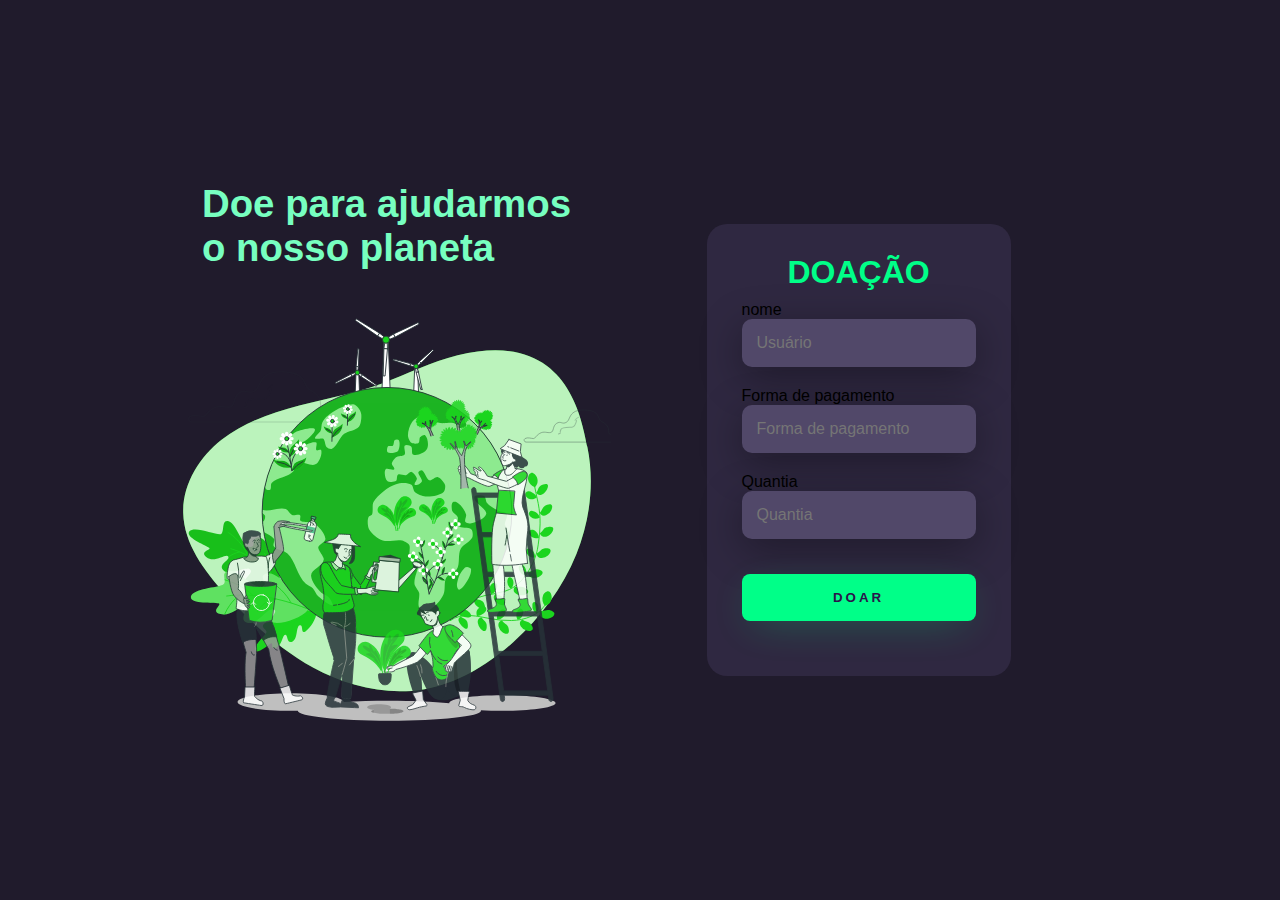
<file: pele-main/index.html>
<!DOCTYPE html>
<html lang="PT-BR">
<head>
    <meta charset="UTF-8">
    <meta name="viewport" content="width=device-width, initial-scale=1.0">
    <link rel="stylesheet" href="style.css">
    <title>formulário</title>
</head>
<body>
    
    <div class="main-login">
        <div class="left-login">
            <h1>Doe para ajudarmos <br>o nosso planeta</h1>
            <img src="animação/mundo.svg" class="left-img" alt="animação">
        </div>
       
        <div class="right-login">
            <div class="card-login">
                <h1>DOAÇÃO</h1>
                <div class="textfield">
                    <label for="usuario">nome</label>
                    <input type="text" name="Usuario" placeholder="Usuário">
                </div>

                <div class="textfield">
                    <label for="senha">Forma de pagamento</label>
                    <input type="password" name="senha" placeholder="Forma de pagamento">
                </div>

                <div class="textfield">
                    <label for="senha">Quantia</label>
                    <input type="password" name="senha" placeholder="Quantia">
                </div>

                <button class="btn-login">Doar</button>

            </div>
        </div>

        
    </div>




</body>
</html>
</file>
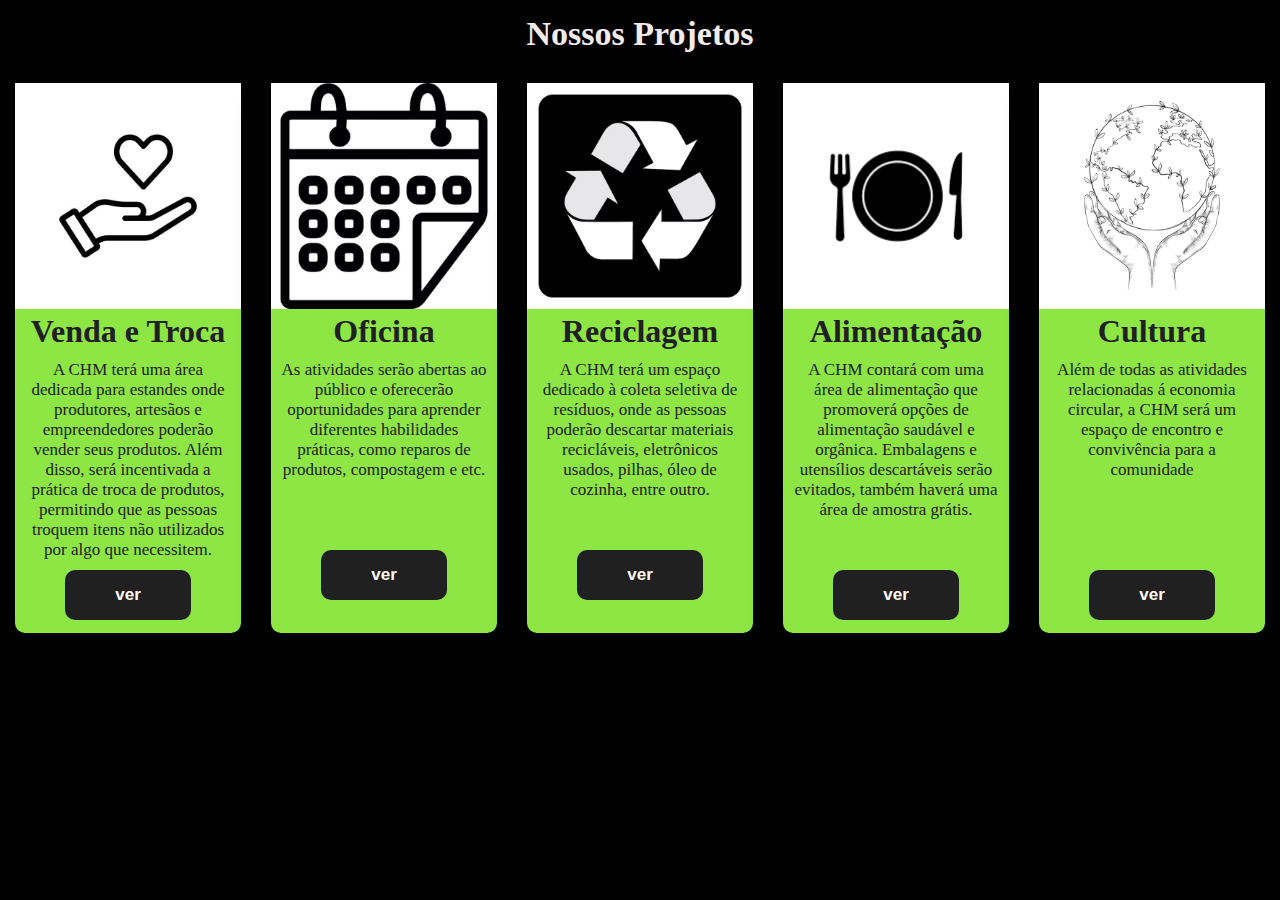
<file: index2.html>
<!DOCTYPE html>
<html lang="en">
<head>
    <meta charset="UTF-8">
    <meta name="viewport" content="width=device-width, initial-scale=1.0">
    <title>Document</title>
    <link rel="stylesheet" href="style.css">
</head>  
 <Body>

   <div class="titulo">
        <h1>Nossos Projetos</h1>
  </div>
    <div class="main">

        <div class="card">
            <img src="img/mão.jpg" alt="">
            <h1>Venda e Troca</h1>
            <p>A CHM terá uma área dedicada para estandes onde produtores, artesãos e empreendedores poderão vender seus produtos.

                Além disso, será incentivada a prática de troca de produtos, permitindo que as pessoas troquem itens não utilizados por algo que necessitem.</p>
            <button class="btn">ver</button>
        </div>
       
        <div class="card">
            <img src="img/calendario2.jpg" alt="">
            <h1>Oficina</h1>
            <p> As atividades serão abertas ao público e oferecerão oportunidades para aprender diferentes habilidades práticas, como reparos de produtos, compostagem e etc. <br><br><br><br></p>
            <button class="btn">ver</button>
        </div>
       
        <div class="card">
            <img src="img/reciclagem.jpg" alt="">
            <h1>Reciclagem</h1>
            <p>A CHM terá um espaço dedicado à coleta seletiva de resíduos, onde as pessoas poderão descartar materiais recicláveis, eletrônicos usados, pilhas, óleo de cozinha, entre outro. <br><br><br></p>
            <button class="btn">ver</button>
        </div>
       
        <div class="card">
            <img src="img/comida.jpg" alt="">
            <h1>Alimentação</h1>
            <p>A CHM contará com uma área de alimentação que promoverá opções de alimentação saudável e orgânica. Embalagens e utensílios descartáveis serão evitados, também haverá uma área de amostra grátis. <br><br><br></p>
            <button class="btn">ver</button>
        </div>
            
        <div class="card">
            <img src="img/planeta.jpg" alt="">
            <h1>Cultura</h1>
            <p>Além de todas as atividades relacionadas á economia circular, a CHM será um espaço de encontro e convivência para a comunidade <br><br><br><br><br></p>
            <button class="btn">ver</button>
        </div>



    </div>

 </Body>
</html>
</file>
<file: pele-main/style.css>
body {
    margin: 0;
    font-family: 'Noto Sang', sans-serif;
}

body * {
    box-sizing: border-box;
}

.main-login{
    width: 100vw;
    height: 100vh;
    background-color: #201b2c;
    display: flex;
    justify-content: center;
    align-items: center;
}

.left-login{
    width: 50vw;
    height: 100vh;
    display: flex;
    justify-content: center;
    align-items: center;
    flex-direction: column;
}

.left-login>h1 {
    font-size: 3vw;
    color: #77ffc0;
}

.left-img{
    width: 35vw;
}


.right_login{
    width: 50vw;
    height: 100vh;
    display: flex;
    justify-content: center;
    align-items: center;
}

.card-login {
    width: 60%;
    display: flex;
    justify-content: center;
    align-items: center;
    flex-direction: column;
    padding: 30px 35px;
    background: #2f2841;
    border-radius: 20px;
    box-shadow: opx 10px 40px #00000056;
}

.card-login>h1 {
    color: #00ff88;
    font-weight: 800;
    margin: 0;
}

.textfield {
    width: 100%;
    display: flex;
    flex-direction: column;
    align-items: flex-start;
    justify-content: center;
    margin: 10px 100px;
}

.textfield>input {
    width: 100%;
    border: none;
    border-radius: 10px;
    padding: 15px;
    background: #514869;
    color: #f0ffffde;
    font-size: 12pt;
    box-shadow: 0px 10px 40px #00000056;
    outline: none;
    box-sizing: border-box;
}

.texte>label {
    color: #f0ffffde;
    margin-bottom: 10px;
}

.textfild> input::placeholder {
    color: #f0ffff94;
}

.btn-login{
    width: 100%;
    padding: 16px 0px;
    margin: 25px;
    border: none;
    border-radius: 8px;
    outline: none;
    text-transform: uppercase;
    font-weight: 800;
    letter-spacing: 3px;
    color: #2b134b;
    background-color: #00ff88;
    cursor: pointer;
    box-shadow: 0px 10px 40px -12px #00ff8052;
}

@media only screen and (max-width: 950px) {
    .card-login{
        width: 85%;
    }
}

@media only screen and (max-width: 600px) {
    .main-login {
        flex-direction: column;
    }
    .left-login>h1 {
        display: none;
    }
   
    .left-login {
        width: 100%;
        height: auto;
    }
   
    .right-login {
        width: 100%;
        height: auto;
    }

    .left-img {
        width: 50vw;
    }

    .card-login{
        width: 90%;
    }
    

}
</file>
<file: style.css>
* {
    box-sizing: border-box;
    margin: 0;
    padding: 0;

}

.main {
    display: flex;
    justify-content: center;


}

.card {
   margin: 15px;
   background-color: rgb(142, 230, 69);
   color: #202020;
   text-align: center;
   width: 450px;
   height: 550px;
   border-radius: 10px;
   box-shadow: rgba(0, 0, 0, 0.3) 0px 19px 38px, rgba(0, 0, 0, 0.22) 0px 15px 12px;;

}

.card>h1 {
    font-size: 25;
    padding-top: 10;

}

.btn {
    font-size: 17px;
    padding: 15px 50px;
    border: none;
    background-color: #202020;
    color: floralwhite;
    border-radius: 10px;
    font-weight: 600;
    transition: 0.5s background;
    cursor: pointer;

}

.btn:hover {
    transition: 0.5s background;
    background-color: #42e615;

}

.card>p {
    font-size: 17px;
    padding: 10px 10px;

}


.card>img {
    width: 100%;
    border-top-right-radius: 10;
    border-bottom-left-radius: 10;
    
}

.titulo {
    font-size: 17px;
    padding: 15px 50px;
    text-align: center;
    color: #f3ebeb;
}

body{
    background-color: black;
}
</file>
